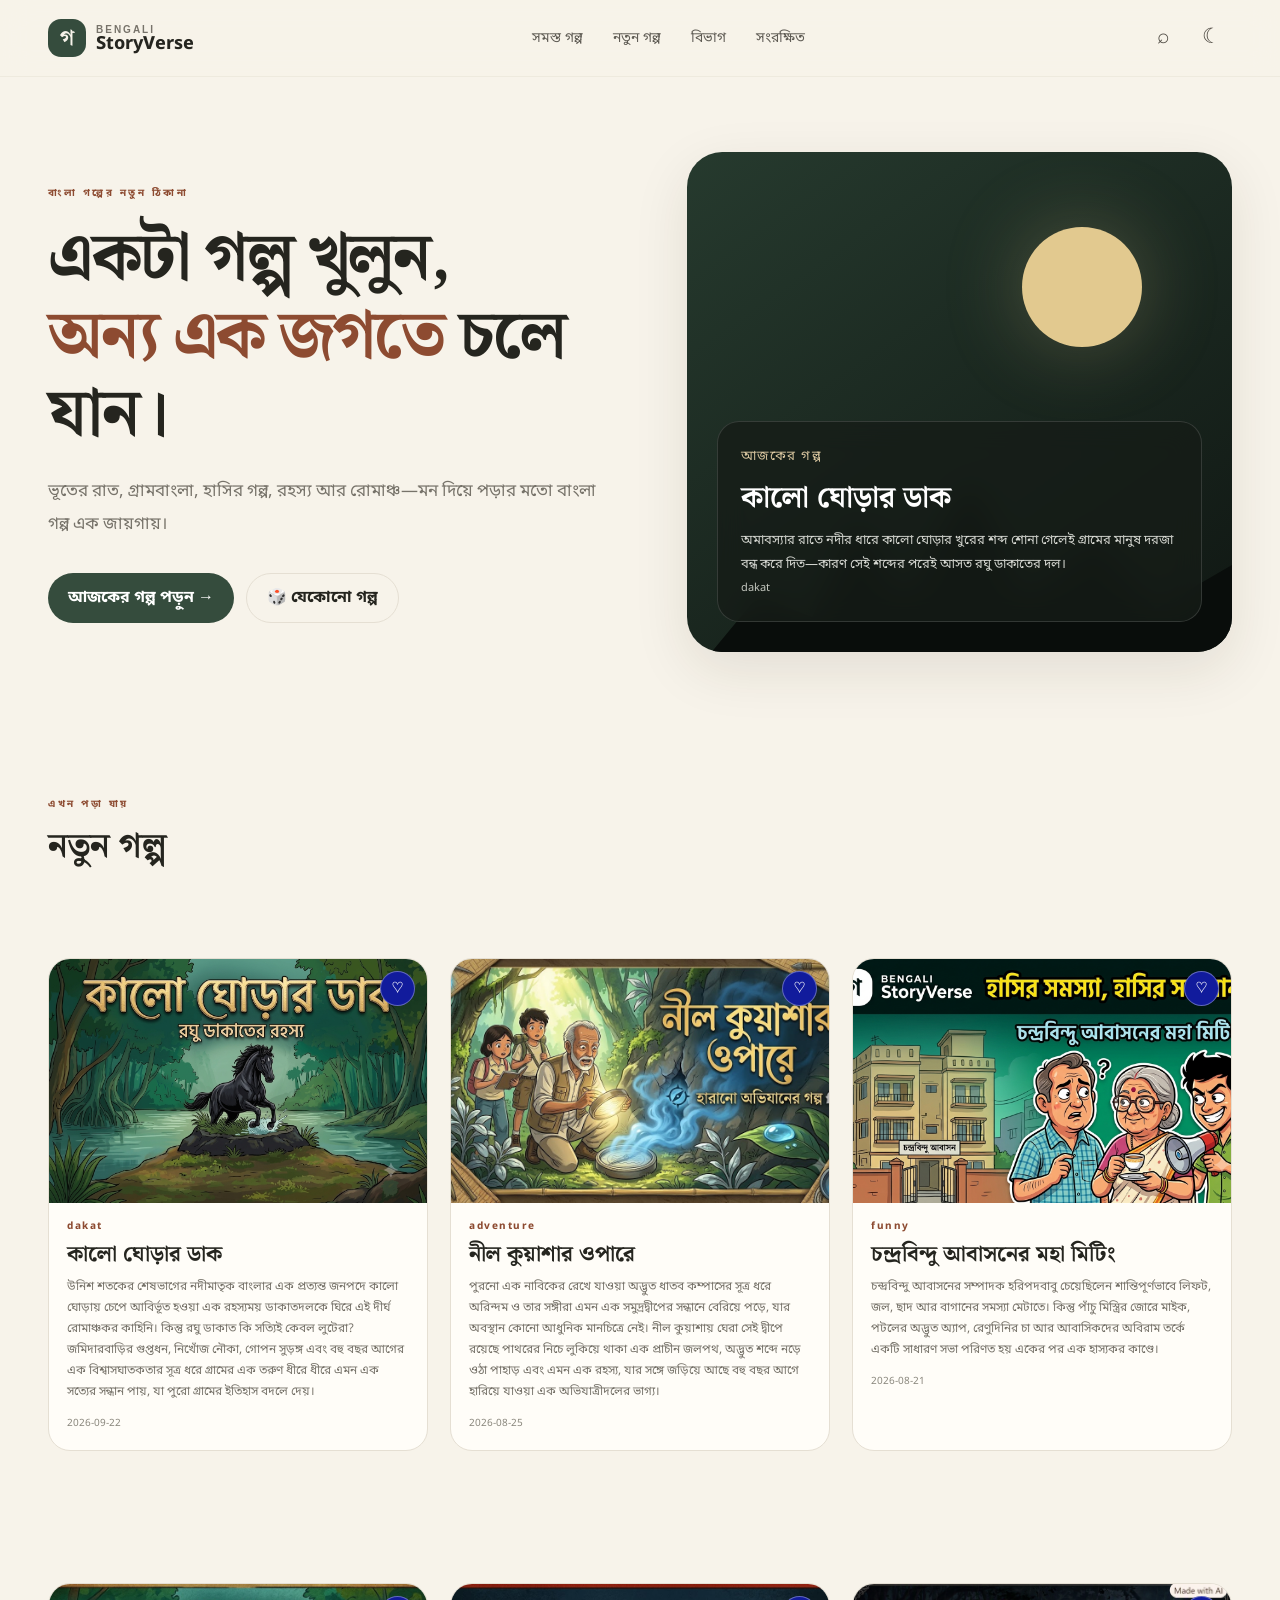
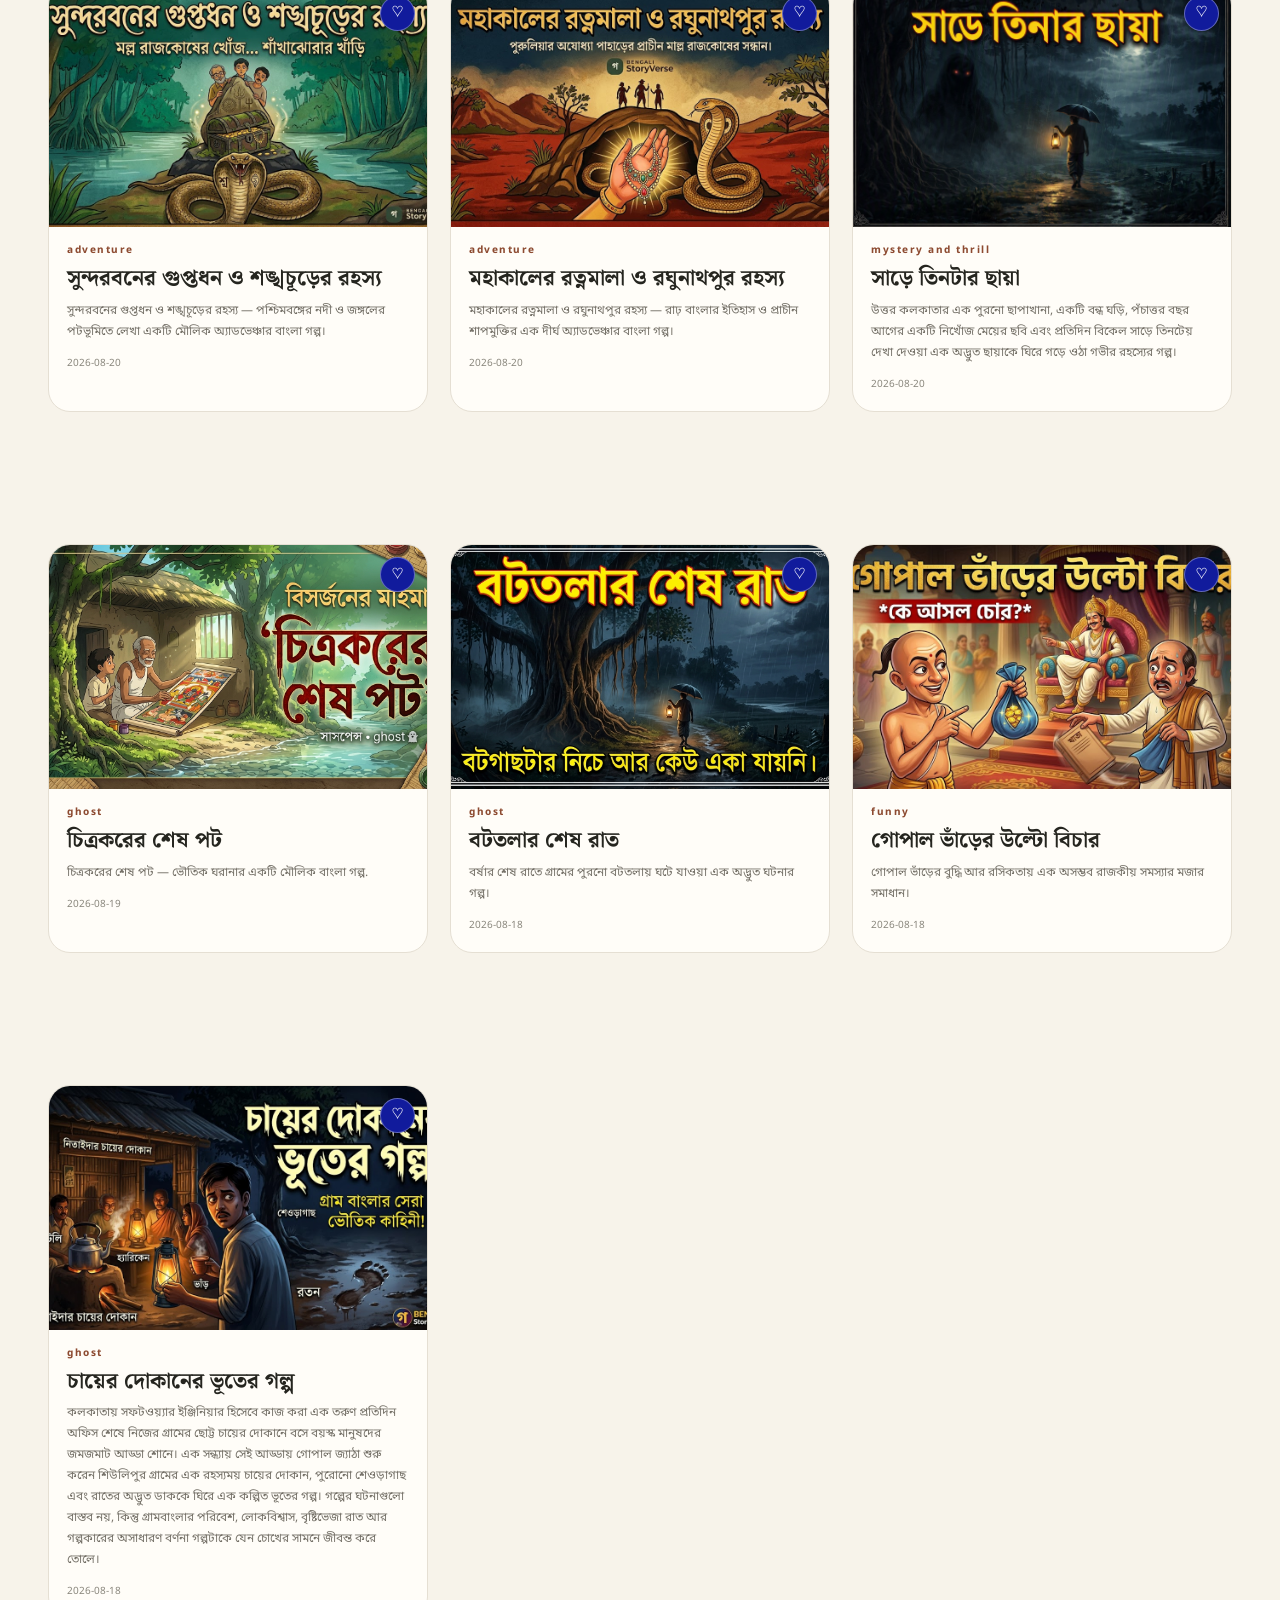
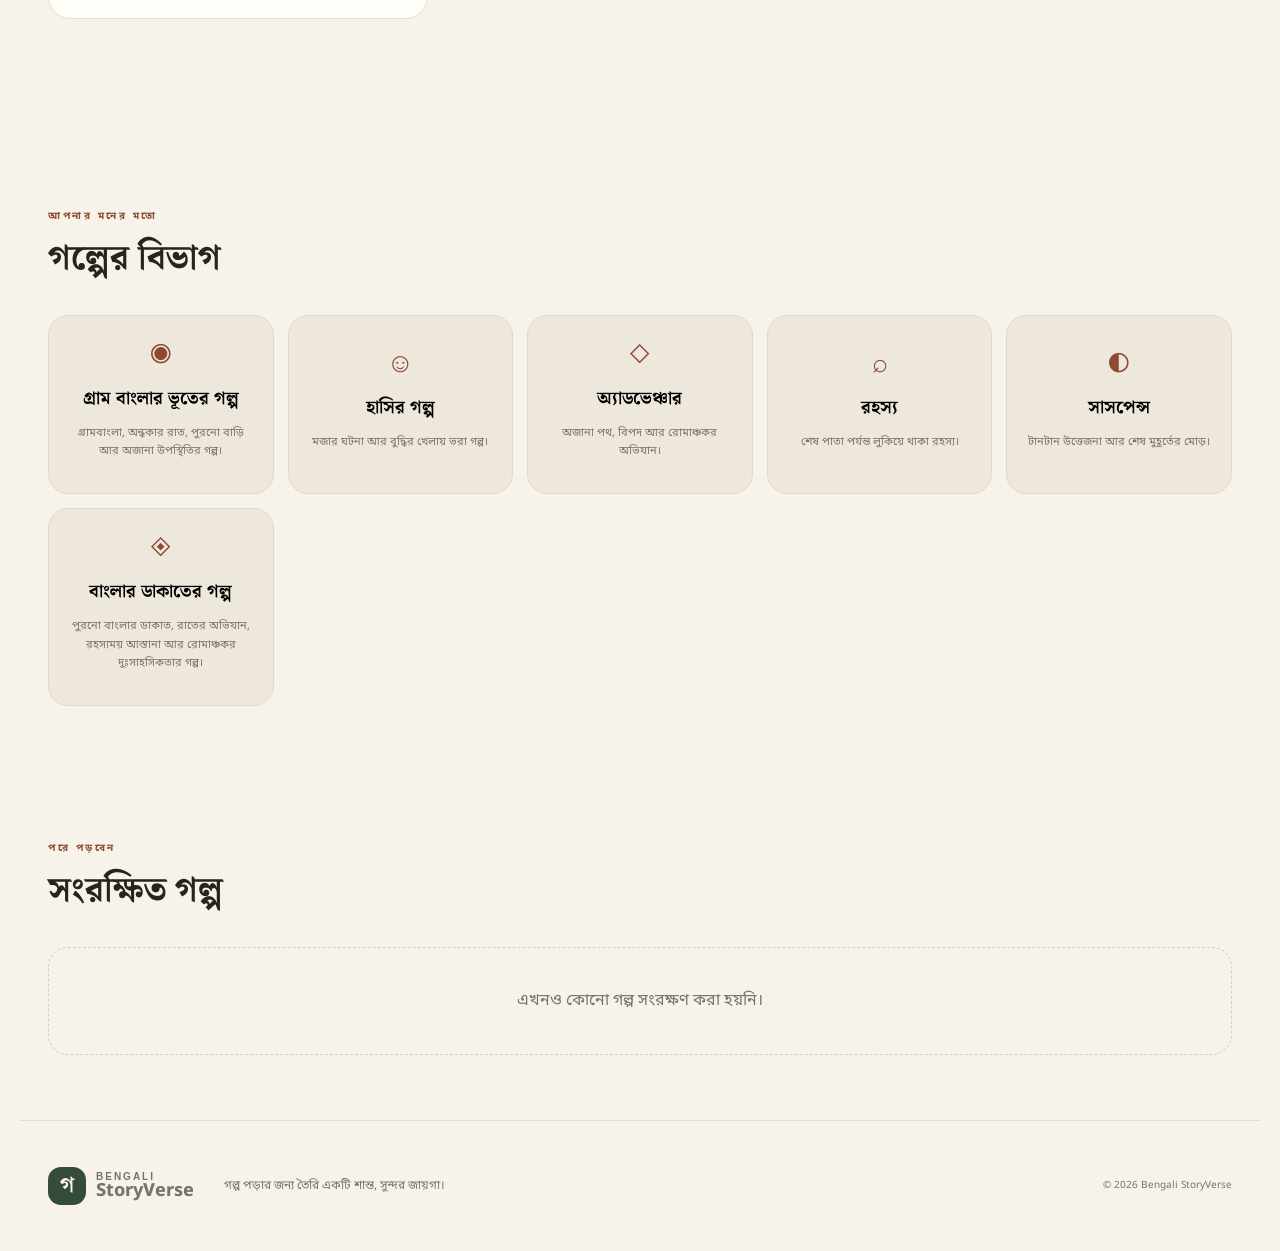
<file: index.html>
<!DOCTYPE html>
<html lang="bn">
  <head>
    <meta charset="utf-8" />
    <meta name="viewport" content="width=device-width,initial-scale=1" />
    <title>Bengali StoryVerse — বাংলা গল্পের জগৎ</title>
    <meta
      name="description"
      content="Bengali StoryVerse — বাংলা ভৌতিক, রহস্য, অ্যাডভেঞ্চার ও হাসির গল্প পড়ুন।"
    />
    <link rel="preconnect" href="https://fonts.googleapis.com" />
    <link rel="preconnect" href="https://fonts.gstatic.com" crossorigin />
    <link
      href="https://fonts.googleapis.com/css2?family=Noto+Sans+Bengali:wght@400;500;600;700&family=Noto+Serif+Bengali:wght@400;500;600;700&display=swap"
      rel="stylesheet"
    />
    <link rel="icon" href="icons/favicon.svg" />
    <link rel="stylesheet" href="style.css" />
  </head>
  <body>
    <header class="site-header">
      <div class="header-inner">
        <a class="brand" href="index.html"
          ><span class="brand-mark">গ</span
          ><span><b>Bengali</b><strong>StoryVerse</strong></span></a
        >
        <nav>
          <a href="/">সমস্ত গল্প</a>
          <a href="#latest">নতুন গল্প</a><a href="#categories">বিভাগ</a
          ><a href="#bookmarks">সংরক্ষিত</a>
        </nav>
        <div class="actions">
          <button id="searchOpen">⌕</button><button id="theme">☾</button>
        </div>
      </div>
    </header>
    <main>
      <section class="hero">
        <div>
          <span class="eyebrow">বাংলা গল্পের নতুন ঠিকানা</span>
          <h1>একটা গল্প খুলুন,<br /><em>অন্য এক জগতে</em> চলে যান।</h1>
          <p>
            ভূতের রাত, গ্রামবাংলা, হাসির গল্প, রহস্য আর রোমাঞ্চ—মন দিয়ে পড়ার
            মতো বাংলা গল্প এক জায়গায়।
          </p>
          <div class="hero-actions">
            <button class="primary" id="featured">আজকের গল্প পড়ুন →</button
            ><button class="secondary" id="random">🎲 যেকোনো গল্প</button>
          </div>
        </div>
        <div class="hero-art">
          <div class="moon"></div>
          <div class="hero-story">
            <small>আজকের গল্প</small>
            <h2 id="heroTitle">বটতলার শেষ রাত</h2>
            <p id="heroSub"></p>
            <span id="heroMeta"></span>
          </div>
        </div>
      </section>
      <section class="section" id="latest">
        <div class="section-head">
          <div>
            <span class="eyebrow">এখন পড়া যায়</span>
            <h2>নতুন গল্প</h2>
          </div>
        </div>
        <div class="grid" id="latestGrid"></div>

        <div class="load-more-wrap">
            <button id="loadMoreStories" class="load-more">
              আরও গল্প দেখুন
            </button>
          </div>
      </section>
      <section class="section" id="categories">
        <div class="section-head">
          <div>
            <span class="eyebrow">আপনার মনের মতো</span>
            <h2>গল্পের বিভাগ</h2>
          </div>
        </div>
        <div class="cat-grid" id="catGrid"></div>
      </section>
      <section class="section" id="bookmarks">
        <div class="section-head">
          <div>
            <span class="eyebrow">পরে পড়বেন</span>
            <h2>সংরক্ষিত গল্প</h2>
          </div>
        </div>
        <div class="grid" id="savedGrid"></div>
        <div id="empty" class="empty">এখনও কোনো গল্প সংরক্ষণ করা হয়নি।</div>
      </section>
    </main>
    <footer>
      <div class="brand">
        <span class="brand-mark">গ</span
        ><span><b>Bengali</b><strong>StoryVerse</strong></span>
      </div>
      <p>গল্প পড়ার জন্য তৈরি একটি শান্ত, সুন্দর জায়গা।</p>
      <small>© 2026 Bengali StoryVerse</small>
    </footer>
    <div class="overlay" id="overlay">
      <div class="searchbox">
        <button id="close">×</button><span class="eyebrow">গল্প খুঁজুন</span>
        <h2>কোন গল্পটি পড়বেন?</h2>
        <input id="search" placeholder="গল্পের নাম, বিভাগ বা বিষয়..." />
        <div id="results"></div>
      </div>
    </div>
    <script src="app.js"></script>
  </body>
</html>
</file>
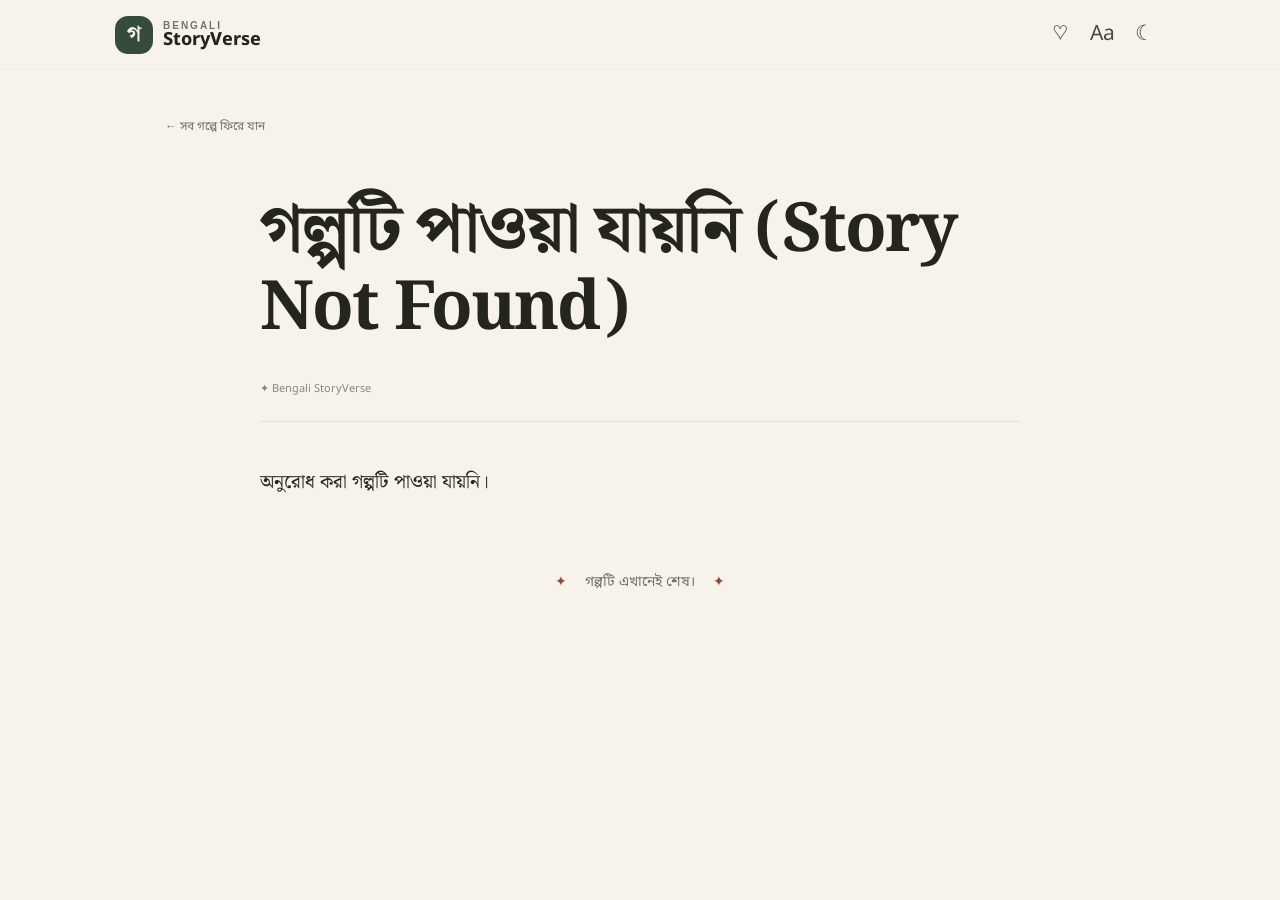
<file: story.html>
<!DOCTYPE html>
<html lang="bn">
  <head>
    <meta charset="utf-8" />
    <meta name="viewport" content="width=device-width,initial-scale=1" />
    <title>গল্প — Bengali StoryVerse</title>
    <link rel="preconnect" href="https://fonts.googleapis.com" />
    <link rel="preconnect" href="https://fonts.gstatic.com" crossorigin />
    <link
      href="https://fonts.googleapis.com/css2?family=Noto+Sans+Bengali:wght@400;500;600;700&family=Noto+Serif+Bengali:wght@400;500;600;700&display=swap"
      rel="stylesheet"
    />
    <link rel="stylesheet" href="style.css" />
    <link rel="icon" href="icons/favicon.svg" />
  </head>
  <body class="reader">
    <div class="progress"><i id="bar"></i></div>
    <header class="reader-head">
      <a class="brand" href="index.html"
        ><span class="brand-mark">গ</span
        ><span><b>Bengali</b><strong>StoryVerse</strong></span></a
      >
      <div>
        <button id="save">♡</button><button id="settings">Aa</button
        ><button id="readerTheme">☾</button>
      </div>
    </header>
    <main class="reader-main">
      <a class="back" href="index.html">← সব গল্পে ফিরে যান</a>
      <article>
        <div class="story-meta" id="meta"></div>
        <h1 id="title"></h1>
        <p class="subtitle" id="subtitle"></p>
        <div class="byline">✦ Bengali StoryVerse <span id="date"></span></div>
        <div class="story-body" id="body"></div>
        <div class="ending">✦ <span>গল্পটি এখানেই শেষ।</span> ✦</div>
      </article>
    </main>
    <aside id="panel">
      <b>পাঠের সেটিংস</b><button id="x">×</button>
      <hr />
      <label>লেখার আকার</label>
      <div>
        <button id="minus">A−</button><span id="size">100%</span
        ><button id="plus">A+</button>
      </div>
      <label>থিম</label>
      <div>
        <button data-t="light">দিন</button
        ><button data-t="sepia">সেপিয়া</button
        ><button data-t="dark">রাত</button>
      </div>
    </aside>
    <script src="reader.js"></script>
  </body>
</html>
</file>
<file: style.css>
:root {
  --bg: #f7f3ea;
  --paper: #fffdf8;
  --ink: #25251f;
  --muted: #77736a;
  --line: #e5dfd3;
  --accent: #8d4b31;
  --green: #354c3d;
  --shadow: 0 18px 55px rgba(45, 36, 24, 0.1);
}
* {
  box-sizing: border-box;
}
html {
  scroll-behavior: smooth;
}
body {
  margin: 0;
  background: var(--bg);
  color: var(--ink);
  font-family: "Noto Sans Bengali", sans-serif;
}
a {
  text-decoration: none;
  color: inherit;
}
button {
  font: inherit;
  cursor: pointer;
}
header {
  position: sticky;
  top: 0;
  z-index: 50;
  background: #f7f3eadd;
  backdrop-filter: blur(15px);
  border-bottom: 1px solid #8d806014;
}
.header-inner {
  height: 76px;
  max-width: 1240px;
  margin: auto;
  padding: 0 28px;
  display: flex;
  align-items: center;
  justify-content: space-between;
}
.brand {
  display: flex;
  align-items: center;
  gap: 10px;
  line-height: 1;
}
.brand-mark {
  width: 38px;
  height: 38px;
  border-radius: 13px;
  background: var(--green);
  color: #f7f3ea;
  display: grid;
  place-items: center;
  font: 700 22px "Noto Serif Bengali";
}
.brand b,
.brand strong {
  display: block;
}
.brand b {
  font: 700 10px Arial;
  letter-spacing: 2px;
  color: var(--muted);
  text-transform: uppercase;
}
.brand strong {
  font-size: 18px;
}
nav {
  display: flex;
  gap: 30px;
  font-size: 14px;
  color: #5f5c54;
}
nav a:hover {
  color: var(--accent);
}
.actions {
  display: flex;
  gap: 6px;
}
.actions button,
.reader-head button {
  border: 0;
  background: transparent;
  width: 42px;
  height: 42px;
  border-radius: 50%;
  font-size: 21px;
  color: #4e4a42;
}
.actions button:hover,
.reader-head button:hover {
  background: #ebe5d9;
}
.hero {
  max-width: 1240px;
  margin: auto;
  padding: 75px 28px;
  display: grid;
  grid-template-columns: 1fr 0.95fr;
  gap: 65px;
  align-items: center;
  min-height: 640px;
}
.eyebrow {
  font-size: 10px;
  letter-spacing: 2.5px;
  text-transform: uppercase;
  color: var(--accent);
  font-weight: 700;
}
.hero h1 {
  font: 700 clamp(44px, 5.3vw, 74px) / 1.15 "Noto Serif Bengali";
  letter-spacing: -2.5px;
  margin: 17px 0 22px;
}
.hero h1 em {
  color: var(--accent);
  font-style: normal;
}
.hero p {
  max-width: 570px;
  color: var(--muted);
  font-size: 17px;
  line-height: 1.9;
}
.hero-actions {
  display: flex;
  gap: 12px;
  margin-top: 32px;
}
.primary,
.secondary {
  border-radius: 999px;
  padding: 13px 20px;
  font-weight: 700;
}
.primary {
  border: 0;
  background: var(--green);
  color: #fff;
}
.secondary {
  border: 1px solid var(--line);
  background: transparent;
  color: var(--ink);
}
.hero-art {
  height: 500px;
  border-radius: 35px;
  background: linear-gradient(145deg, #263a2e, #101713);
  position: relative;
  overflow: hidden;
  box-shadow: var(--shadow);
}
.moon {
  position: absolute;
  right: 90px;
  top: 75px;
  width: 120px;
  height: 120px;
  border-radius: 50%;
  background: #e2c98f;
  box-shadow: 0 0 80px #e2c98f44;
}
.hero-art:after {
  content: "";
  position: absolute;
  bottom: -30px;
  left: 0;
  right: 0;
  height: 260px;
  background: #090d0b;
  clip-path: polygon(
    0 100%,
    13% 67%,
    23% 75%,
    31% 38%,
    40% 67%,
    52% 23%,
    62% 67%,
    75% 46%,
    86% 72%,
    100% 55%,
    100% 100%
  );
}
.hero-story {
  position: absolute;
  z-index: 2;
  left: 30px;
  bottom: 30px;
  width: calc(100% - 60px);
  padding: 23px;
  border: 1px solid #fff2;
  border-radius: 22px;
  background: #161c18c9;
  backdrop-filter: blur(14px);
  color: #fff;
}
.hero-story small {
  color: #d7c49e;
  letter-spacing: 1.5px;
}
.hero-story h2 {
  font: 700 30px "Noto Serif Bengali";
  margin: 7px 0;
}
.hero-story p {
  font-size: 13px;
  line-height: 1.8;
  color: #d3d5cf;
  margin: 0;
}
.hero-story span {
  font-size: 11px;
  color: #c5c8c0;
}
.section {
  max-width: 1240px;
  margin: auto;
  padding: 65px 28px;
}
.section-head {
  margin-bottom: 28px;
}
.section-head h2 {
  font: 700 35px "Noto Serif Bengali";
  margin: 5px 0;
}
.grid {
  display: grid;
  grid-template-columns: repeat(3, 1fr);
  gap: 22px;
}
.card {
  background: var(--paper);
  border: 1px solid var(--line);
  border-radius: 22px;
  overflow: hidden;
  transition: 0.25s;
  position: relative;
}
.card:hover {
  transform: translateY(-5px);
  box-shadow: var(--shadow);
}
.card img {
  width: 100%;
  aspect-ratio: 1.55;
  object-fit: cover;
  display: block;
}
.card-body {
  padding: 17px 18px 20px;
}
.cat {
  font-size: 10px;
  color: var(--accent);
  letter-spacing: 1.5px;
  font-weight: 700;
}
.card h3 {
  font: 700 22px/1.35 "Noto Serif Bengali";
  margin: 7px 0;
}
.card p {
  font-size: 12px;
  line-height: 1.75;
  color: var(--muted);
  margin: 0 0 14px;
}
.card-meta {
  display: flex;
  justify-content: space-between;
  color: #89867c;
  font-size: 10px;
}
.save-card {
  position: absolute;
  right: 12px;
  top: 12px;
  border: 1px solid #fff5;
  background: #111b9c;
  color: #fff;
  width: 35px;
  height: 35px;
  border-radius: 50%;
  z-index: 3;
}
.cat-grid {
  display: grid;
  grid-template-columns: repeat(5, 1fr);
  gap: 14px;
}
.cat-card {
  background: #eee8dc;
  border: 1px solid #e1d9cb;
  border-radius: 20px;
  padding: 22px 18px;
  min-height: 150px;
}
.cat-card .icon {
  font-size: 27px;
  color: var(--accent);
}
.cat-card h3 {
  font: 700 18px "Noto Serif Bengali";
  margin: 10px 0 4px;
}
.cat-card p {
  font-size: 11px;
  line-height: 1.65;
  color: var(--muted);
}
.empty {
  padding: 42px;
  border: 1px dashed #d7cec0;
  border-radius: 20px;
  text-align: center;
  color: var(--muted);
}
footer {
  max-width: 1240px;
  margin: auto;
  border-top: 1px solid var(--line);
  padding: 45px 28px;
  display: flex;
  align-items: center;
  gap: 30px;
  color: var(--muted);
  font-size: 12px;
}
footer small {
  margin-left: auto;
}
.overlay {
  display: none;
  position: fixed;
  inset: 0;
  background: #181712aa;
  backdrop-filter: blur(12px);
  z-index: 100;
  padding: 70px 15px;
}
.overlay.open {
  display: block;
}
.searchbox {
  position: relative;
  max-width: 750px;
  margin: auto;
  background: var(--paper);
  border-radius: 25px;
  padding: 30px;
}
.searchbox > button {
  position: absolute;
  right: 17px;
  top: 12px;
  border: 0;
  background: transparent;
  font-size: 29px;
}
.searchbox h2 {
  font: 700 31px "Noto Serif Bengali";
}
.searchbox input {
  width: 100%;
  padding: 15px;
  border: 1px solid var(--line);
  border-radius: 13px;
  outline: 0;
  background: transparent;
}
.result {
  display: flex;
  gap: 13px;
  padding: 13px 0;
  border-bottom: 1px solid var(--line);
}
.result img {
  width: 90px;
  height: 65px;
  object-fit: cover;
  border-radius: 9px;
}
.result h3 {
  font: 700 17px "Noto Serif Bengali";
  margin: 0;
}
.result p {
  font-size: 10px;
  color: var(--muted);
}
body.dark {
  --bg: #111411;
  --paper: #191c19;
  --ink: #eee9df;
  --muted: #aaa69d;
  --line: #30332e;
}
body.dark header {
  background: #111411e8;
}
body.dark .cat-card {
  background: #20241f;
  border-color: #30342e;
}
.reader-head {
  height: 70px;
  max-width: none;
  padding: 0 max(18px, calc((100% - 1050px) / 2));
  display: flex;
  justify-content: space-between;
  align-items: center;
}
.reader-main {
  max-width: 1000px;
  margin: auto;
  padding: 45px 25px 90px;
}
.back {
  font-size: 12px;
  color: var(--muted);
}
article {
  max-width: 760px;
  margin: 55px auto;
}
.story-meta {
  color: var(--accent);
  font-size: 11px;
  letter-spacing: 1.5px;
  font-weight: 700;
}
.reader article h1 {
  font: 700 clamp(42px, 6vw, 68px) / 1.15 "Noto Serif Bengali";
  letter-spacing: -2px;
  margin: 18px 0;
}
.subtitle {
  font: 400 19px/1.8 "Noto Serif Bengali";
  color: var(--muted);
}
.byline {
  border-bottom: 1px solid var(--line);
  padding: 15px 0 25px;
  color: #89857a;
  font-size: 11px;
  display: flex;
  justify-content: space-between;
}
.story-body {
  font: 400 19px/2.05 "Noto Serif Bengali";
  margin-top: 42px;
}
.story-body p {
  margin: 0 0 27px;
}
.ending {
  display: flex;
  justify-content: center;
  gap: 18px;
  color: var(--accent);
  margin: 70px 0;
  font-size: 14px;
}
.ending span {
  color: var(--muted);
}
.progress {
  position: fixed;
  top: 0;
  left: 0;
  right: 0;
  height: 3px;
  z-index: 100;
}
.progress i {
  display: block;
  height: 100%;
  width: 0;
  background: var(--accent);
}
#panel {
  position: fixed;
  right: 20px;
  top: 82px;
  width: 300px;
  background: var(--paper);
  border: 1px solid var(--line);
  border-radius: 18px;
  padding: 20px;
  box-shadow: var(--shadow);
  display: none;
  z-index: 60;
}
#panel.open {
  display: block;
}
#panel > b {
  font-size: 14px;
}
#panel > #x {
  float: right;
  border: 0;
  background: transparent;
  font-size: 24px;
}
#panel hr {
  border: 0;
  border-top: 1px solid var(--line);
  margin: 17px 0;
}
#panel label {
  display: block;
  font-size: 11px;
  color: var(--muted);
  margin: 14px 0 7px;
}
#panel div {
  display: flex;
  gap: 7px;
  align-items: center;
}
#panel div button {
  border: 1px solid var(--line);
  background: transparent;
  border-radius: 8px;
  padding: 7px 10px;
}
.reader[data-theme="sepia"] {
  --bg: #efe3ca;
  --paper: #f7eedb;
  --ink: #3b3024;
  --muted: #786b5b;
  --line: #dac9ac;
}
.reader[data-theme="dark"] {
  --bg: #111411;
  --paper: #191c19;
  --ink: #eee9df;
  --muted: #aaa69d;
  --line: #30332e;
}
.reader {
  background: var(--bg);
  color: var(--ink);
}
.reader-head {
  background: color-mix(in srgb, var(--bg) 90%, transparent);
  backdrop-filter: blur(15px);
}

.load-more {
    display: block;
    margin: 32px auto 10px;
    padding: 12px 28px;
    border: 0;
    border-radius: 999px;
    font-family: inherit;
    font-size: 15px;
    font-weight: 600;
    cursor: pointer;
    transition: transform 0.2s ease, opacity 0.2s ease;
  }
  
  .load-more:hover {
    transform: translateY(-2px);
  }
  
  .load-more:active {
    transform: translateY(0);
  }

  
@media (max-width: 900px) {
  nav {
    display: none;
  }
  .hero {
    grid-template-columns: 1fr;
  }
  .grid {
    grid-template-columns: repeat(2, 1fr);
  }
  .cat-grid {
    grid-template-columns: repeat(3, 1fr);
  }
}
@media (max-width: 620px) {
  .header-inner {
    padding: 0 16px;
  }
  .hero {
    padding: 45px 17px;
    gap: 35px;
  }
  .hero h1 {
    font-size: 43px;
  }
  .hero p {
    font-size: 15px;
  }
  .hero-actions {
    flex-direction: column;
  }
  .hero-art {
    height: 390px;
  }
  .section {
    padding: 48px 17px;
  }
  .grid {
    grid-template-columns: 1fr;
  }
  .cat-grid {
    grid-template-columns: 1fr 1fr;
  }
  .cat-card {
    min-height: 135px;
    padding: 17px;
  }
  .section-head h2 {
    font-size: 29px;
  }
  footer {
    padding: 35px 17px;
    display: block;
  }
  footer small {
    display: block;
    margin: 18px 0;
  }
  .reader-main {
    padding: 30px 17px;
  }
  .reader article {
    margin-top: 40px;
  }
  .reader article h1 {
    font-size: 42px;
  }
  .story-body {
    font-size: 18px;
  }
  .reader-head {
    padding: 0 15px;
  }
  #panel {
    left: 15px;
    right: 15px;
    width: auto;
  }
}
</file>
